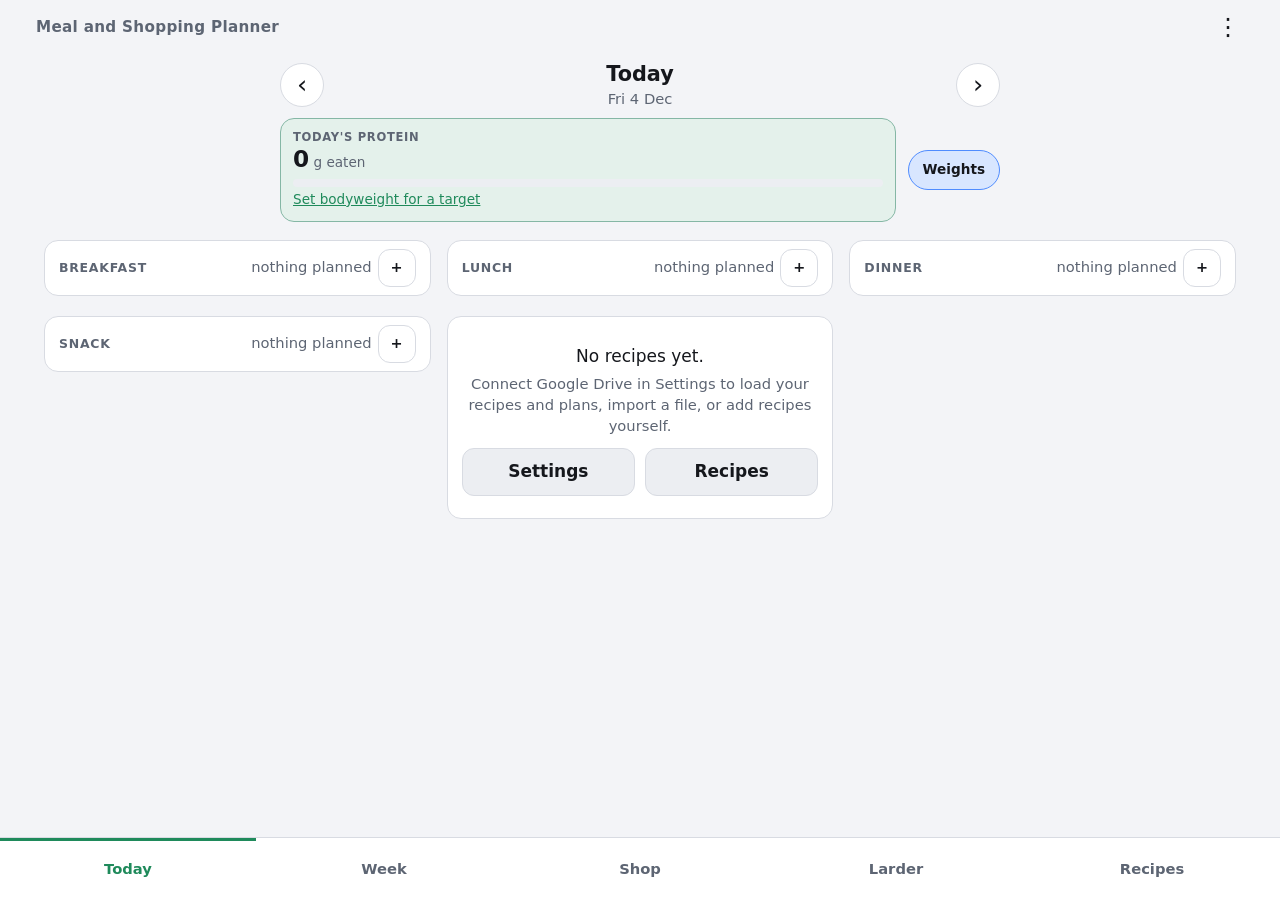
<file: index.html>
<!doctype html>
<html lang="en-AU">
<head>
  <meta charset="utf-8">
  <meta name="viewport" content="width=device-width, initial-scale=1, viewport-fit=cover">
  <meta name="theme-color" content="#101217">
  <meta name="description" content="Weekly meal plan, shopping list, larder and meal log">
  <meta http-equiv="Content-Security-Policy" content="default-src 'self'; script-src 'self' https://accounts.google.com/gsi/; style-src 'self' 'unsafe-inline' https://accounts.google.com/gsi/; connect-src 'self' https://www.googleapis.com https://accounts.google.com https://meals.feralservers.au; frame-src https://accounts.google.com; img-src 'self' data: blob:; object-src 'none'; base-uri 'self'; form-action 'none'">
  <title>Meal and Shopping Planner</title>
  <link rel="manifest" href="manifest.webmanifest">
  <link rel="icon" href="icons/icon-192.png">
  <link rel="apple-touch-icon" href="icons/icon-192.png">
  <link rel="stylesheet" href="styles.css">
</head>
<body>
  <header class="top">
    <span class="top-title">Meal and Shopping Planner</span>
    <span class="top-right">
      <button id="drive-chip" class="drive-chip" data-action="drive" hidden></button>
      <button class="top-menu" data-action="menu" aria-label="Menu">⋮</button>
    </span>
  </header>

  <main id="app"><p class="muted center">Loading…</p></main>

  <nav class="tabs">
    <button data-action="view" data-view="today">Today</button>
    <button data-action="view" data-view="week">Week</button>
    <button data-action="view" data-view="shop">Shop</button>
    <button data-action="view" data-view="pantry">Larder</button>
    <button data-action="view" data-view="recipes">Recipes</button>
  </nav>

  <div id="modal" hidden></div>
  <div id="toast" role="status"></div>

  <script src="config.js"></script>
  <script src="app.js"></script>
</body>
</html>
</file>
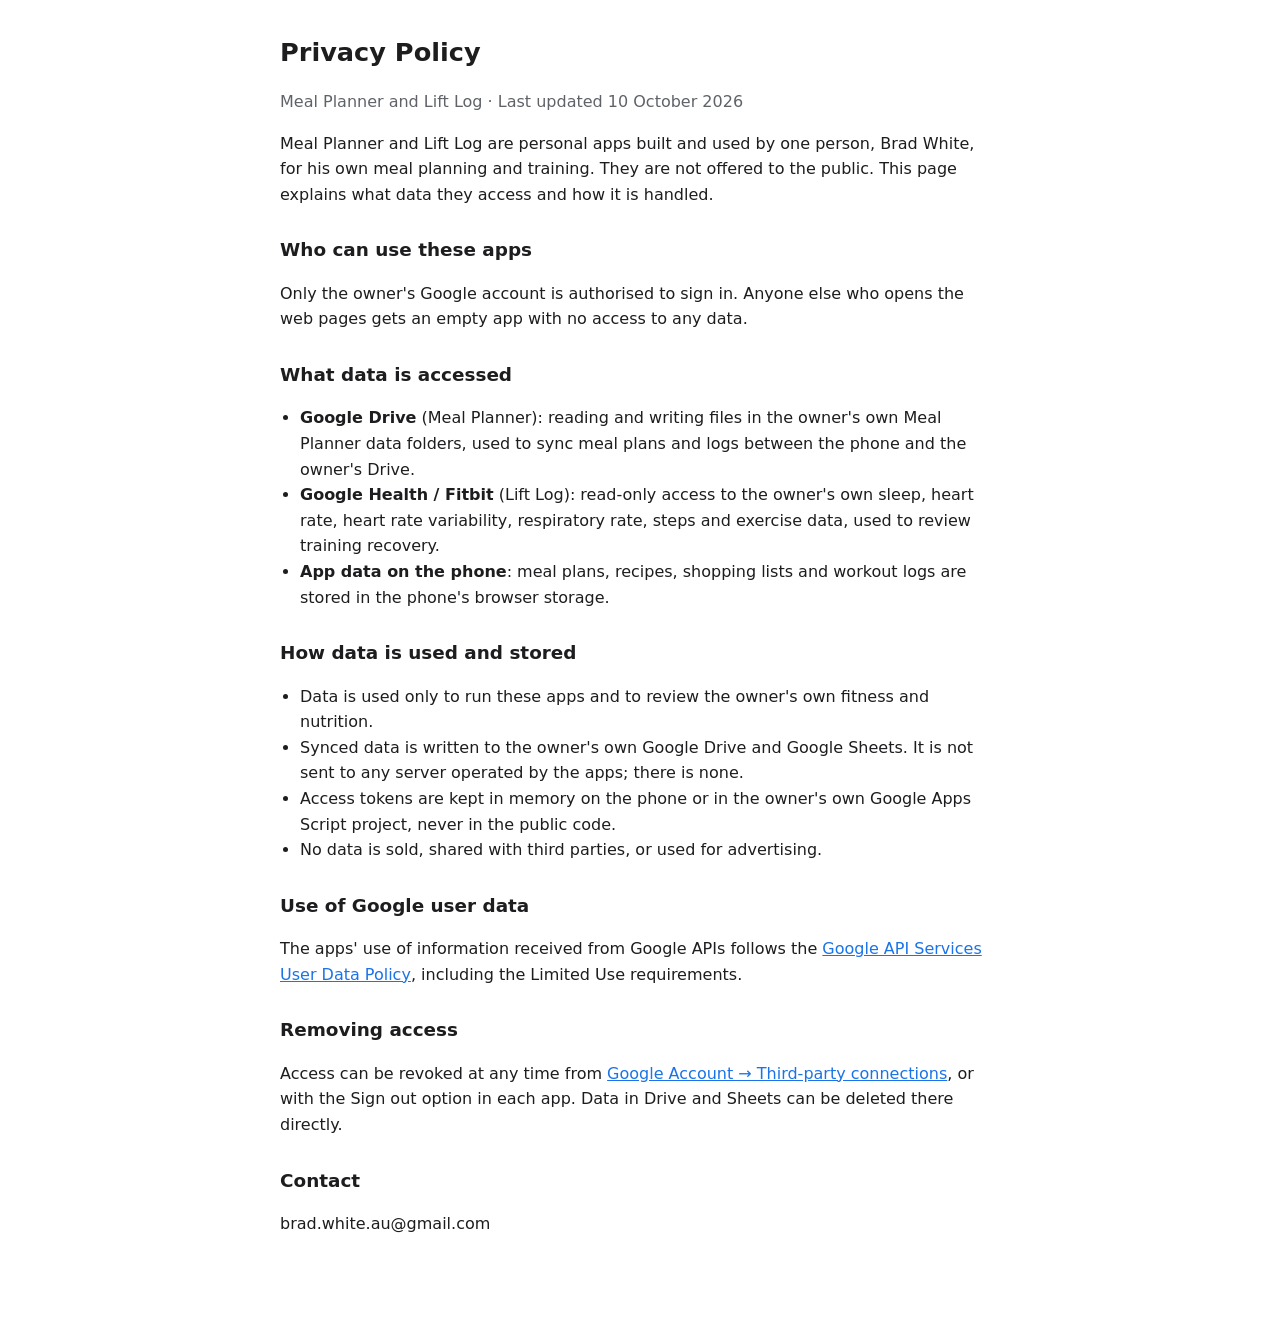
<file: privacy.html>
<!doctype html>
<html lang="en">
<head>
<meta charset="utf-8">
<meta name="viewport" content="width=device-width, initial-scale=1">
<title>Privacy Policy – Meal Planner &amp; Lift Log</title>
<style>
  :root { --bg: #ffffff; --fg: #1d1d1f; --muted: #5f6368; --accent: #1a73e8; }
  @media (prefers-color-scheme: dark) { :root { --bg: #121212; --fg: #e8eaed; --muted: #9aa0a6; --accent: #8ab4f8; } }
  body { margin: 0; background: var(--bg); color: var(--fg); font: 16px/1.6 system-ui, -apple-system, "Segoe UI", Roboto, sans-serif; }
  main { max-width: 720px; margin: 0 auto; padding: 32px 16px 64px; }
  h1 { font-size: 1.6rem; margin: 0 0 4px; }
  h2 { font-size: 1.15rem; margin: 28px 0 8px; }
  p, li { color: var(--fg); }
  .muted { color: var(--muted); }
  a { color: var(--accent); }
  ul { padding-left: 20px; }
</style>
</head>
<body>
<main>
  <h1>Privacy Policy</h1>
  <p class="muted">Meal Planner and Lift Log · Last updated 10 October 2026</p>

  <p>Meal Planner and Lift Log are personal apps built and used by one person, Brad White, for his own meal planning and training.
  They are not offered to the public. This page explains what data they access and how it is handled.</p>

  <h2>Who can use these apps</h2>
  <p>Only the owner's Google account is authorised to sign in. Anyone else who opens the web pages gets an empty app with no access to any data.</p>

  <h2>What data is accessed</h2>
  <ul>
    <li><strong>Google Drive</strong> (Meal Planner): reading and writing files in the owner's own Meal Planner data folders, used to sync meal plans and logs between the phone and the owner's Drive.</li>
    <li><strong>Google Health / Fitbit</strong> (Lift Log): read-only access to the owner's own sleep, heart rate, heart rate variability, respiratory rate, steps and exercise data, used to review training recovery.</li>
    <li><strong>App data on the phone</strong>: meal plans, recipes, shopping lists and workout logs are stored in the phone's browser storage.</li>
  </ul>

  <h2>How data is used and stored</h2>
  <ul>
    <li>Data is used only to run these apps and to review the owner's own fitness and nutrition.</li>
    <li>Synced data is written to the owner's own Google Drive and Google Sheets. It is not sent to any server operated by the apps; there is none.</li>
    <li>Access tokens are kept in memory on the phone or in the owner's own Google Apps Script project, never in the public code.</li>
    <li>No data is sold, shared with third parties, or used for advertising.</li>
  </ul>

  <h2>Use of Google user data</h2>
  <p>The apps' use of information received from Google APIs follows the
  <a href="https://developers.google.com/terms/api-services-user-data-policy">Google API Services User Data Policy</a>, including the Limited Use requirements.</p>

  <h2>Removing access</h2>
  <p>Access can be revoked at any time from <a href="https://myaccount.google.com/permissions">Google Account → Third-party connections</a>,
  or with the Sign out option in each app. Data in Drive and Sheets can be deleted there directly.</p>

  <h2>Contact</h2>
  <p>brad.white.au@gmail.com</p>
</main>
</body>
</html>
</file>
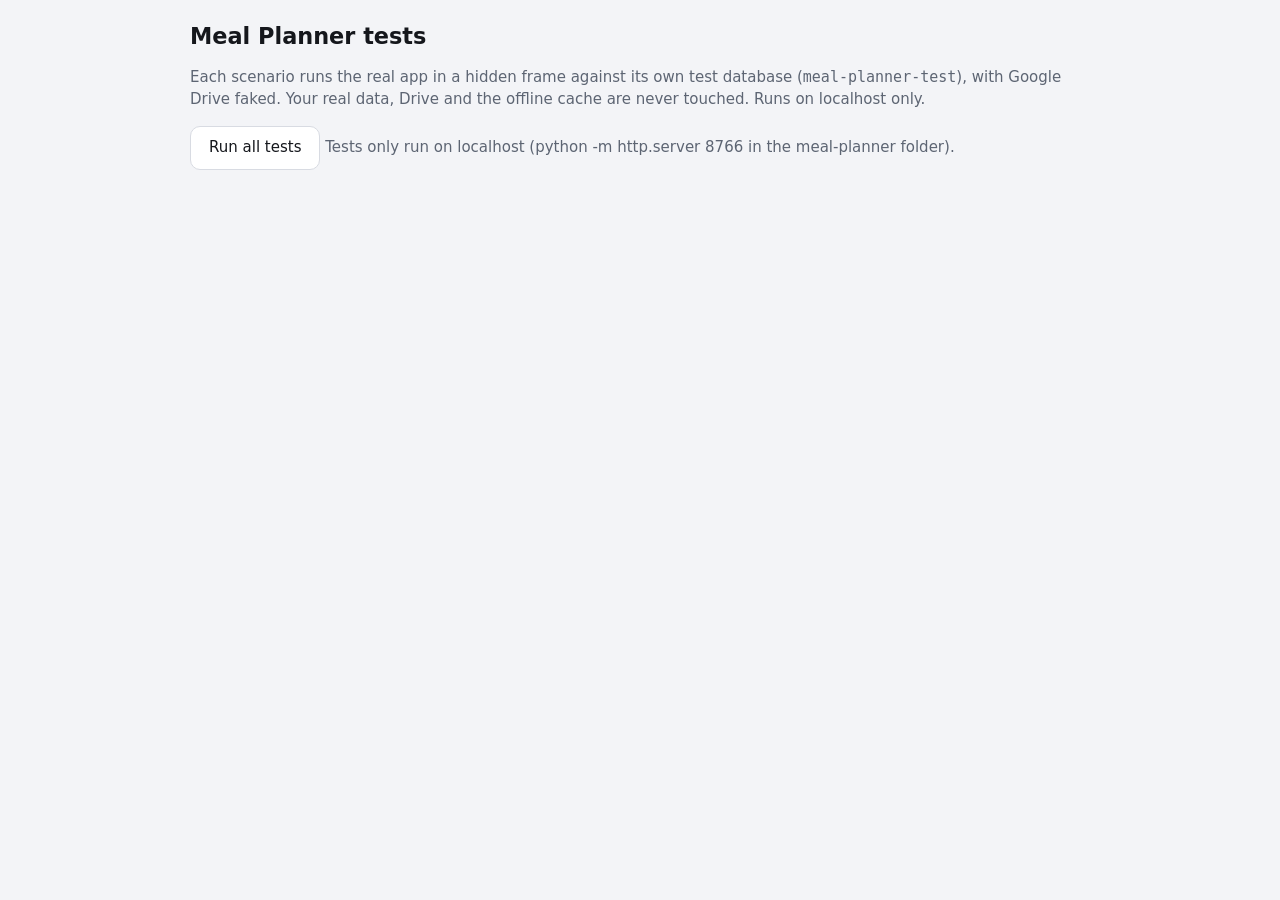
<file: tests.html>
<!doctype html>
<html lang="en-AU">
<head>
  <meta charset="utf-8">
  <meta name="viewport" content="width=device-width, initial-scale=1">
  <title>Meal Planner tests</title>
  <style>
    :root { --bg: #101217; --surface: #1a1d24; --border: #2e3340; --text: #eceef3; --muted: #9aa2b1; --ok: #3fb37f; --fail: #ef5350; color-scheme: dark; }
    @media (prefers-color-scheme: light) { :root { --bg: #f3f4f7; --surface: #fff; --border: #d8dbe2; --text: #15171c; --muted: #5d6573; --ok: #1f8a5b; --fail: #d93636; color-scheme: light; } }
    body { margin: 0; background: var(--bg); color: var(--text); font: 15px/1.45 system-ui, -apple-system, "Segoe UI", Roboto, sans-serif; }
    main { max-width: 900px; margin: 0 auto; padding: 16px; }
    h1 { font-size: 1.4rem; margin: 4px 0 8px; }
    .muted { color: var(--muted); }
    button { font: inherit; padding: 10px 18px; border-radius: 10px; border: 1px solid var(--border); background: var(--surface); color: inherit; cursor: pointer; }
    #summary { font-size: 1.15rem; font-weight: 700; margin: 12px 0; }
    #summary.pass { color: var(--ok); } #summary.fail { color: var(--fail); }
    .scenario { background: var(--surface); border: 1px solid var(--border); border-radius: 12px; padding: 10px 14px; margin: 10px 0; }
    .scenario h2 { font-size: 1.02rem; margin: 0 0 4px; display: flex; justify-content: space-between; gap: 8px; }
    .check { display: grid; grid-template-columns: 1.4em 1fr; gap: 4px; padding: 2px 0; font-size: .92rem; }
    .check.fail { color: var(--fail); }
    .check .detail { grid-column: 2; color: var(--muted); font-size: .82rem; white-space: pre-wrap; word-break: break-word; }
    .ok { color: var(--ok); } .bad { color: var(--fail); }
    #stage { position: fixed; right: 8px; bottom: 8px; width: 390px; height: 700px; border: 1px solid var(--border); border-radius: 12px; overflow: hidden; background: #000; opacity: .25; pointer-events: none; }
    #stage iframe { width: 100%; height: 100%; border: 0; }
    @media (max-width: 1300px) { #stage { width: 1px; height: 1px; opacity: 0; } }
  </style>
</head>
<body>
  <main>
    <h1>Meal Planner tests</h1>
    <p class="muted">Each scenario runs the real app in a hidden frame against its own test database (<code>meal-planner-test</code>),
      with Google Drive faked. Your real data, Drive and the offline cache are never touched. Runs on localhost only.</p>
    <p><button id="run">Run all tests</button> <span class="muted" id="status"></span></p>
    <div id="summary"></div>
    <div id="results"></div>
  </main>
  <div id="stage"></div>
  <script src="tests/suite.js"></script>
</body>
</html>
</file>
<file: styles.css>
:root {
  --bg: #101217;
  --surface: #1a1d24;
  --surface-2: #242833;
  --border: #2e3340;
  --text: #eceef3;
  --muted: #9aa2b1;
  --accent: #3fb37f;
  --accent-text: #08130d;
  --ok: #3fb37f;
  --warn: #f2a33a;
  --fail: #ef5350;
  --radius: 14px;
  color-scheme: dark;
}
@media (prefers-color-scheme: light) {
  :root {
    --bg: #f3f4f7; --surface: #ffffff; --surface-2: #eceef2; --border: #d8dbe2;
    --text: #15171c; --muted: #5d6573; --accent: #1f8a5b; --accent-text: #ffffff;
    --ok: #1f8a5b; --warn: #b56d0c; --fail: #d93636;
    color-scheme: light;
  }
}

* { box-sizing: border-box; }
html { -webkit-text-size-adjust: 100%; }
body {
  margin: 0; background: var(--bg); color: var(--text);
  font: 17px/1.4 system-ui, -apple-system, "Segoe UI", Roboto, sans-serif;
  -webkit-tap-highlight-color: transparent;
}
main { max-width: 560px; margin: 0 auto; padding: 4px 16px calc(90px + env(safe-area-inset-bottom)); }
h1 { font-size: 1.45rem; margin: 6px 0 12px; }
h2 { font-size: 1.2rem; margin: 0; }
h3 { font-size: 1rem; margin: 0 0 4px; }
p { margin: 6px 0; }
button { font: inherit; color: inherit; cursor: pointer; }
input, textarea, select {
  font: inherit; color: var(--text); background: var(--surface-2);
  border: 1px solid var(--border); border-radius: 10px; padding: 10px 12px; width: 100%; min-height: 46px;
}
input:focus, textarea:focus, select:focus { outline: 2px solid var(--accent); outline-offset: 0; }
.muted { color: var(--muted); font-size: .92rem; }
.center { text-align: center; }
.link { background: none; border: 0; color: var(--accent); padding: 4px; text-decoration: underline; }
.link.danger { color: var(--fail); }

/* top bar */
.top {
  position: sticky; top: 0; z-index: 4; display: flex; align-items: center; justify-content: space-between;
  max-width: 560px; margin: 0 auto; padding: calc(6px + env(safe-area-inset-top)) 8px 6px 16px; background: var(--bg);
}
.top-title { min-width: 0; white-space: nowrap; overflow: hidden; text-overflow: ellipsis; font-weight: 700; color: var(--muted); font-size: .95rem; letter-spacing: .02em; }
.top-menu { width: 48px; height: 44px; border: 0; background: none; font-size: 1.5rem; }

/* day / week header */
.day { display: flex; align-items: center; gap: 8px; margin-bottom: 8px; }
.day .nav { width: 44px; height: 44px; border-radius: 50%; border: 1px solid var(--border); background: var(--surface); font-size: 1.6rem; line-height: 1; flex: none; }
.day-title { flex: 1; text-align: center; }
.day-name { font-size: 1.3rem; font-weight: 700; }
.day-sub { color: var(--muted); font-size: .92rem; }
.today-dot { font-size: .72rem; font-weight: 600; background: var(--accent); color: var(--accent-text); padding: 2px 8px; border-radius: 99px; vertical-align: middle; }

/* cards */
.card { background: var(--surface); border: 1px solid var(--border); border-radius: var(--radius); padding: 14px; margin: 10px 0; }
.card.empty { text-align: center; padding: 22px 14px; }
.card-head { display: flex; justify-content: space-between; align-items: center; gap: 8px; }
.slot-label { font-size: .78rem; font-weight: 700; text-transform: uppercase; letter-spacing: .06em; color: var(--muted); }
.meal-name { font-size: 1.15rem; font-weight: 650; margin: 2px 0; }
.sub { color: var(--muted); font-size: .88rem; }
.done-line { color: var(--ok); font-weight: 600; }

/* training + badges */
.training { font-size: .85rem; font-weight: 700; padding: 4px 14px; min-height: 40px; display: inline-flex; align-items: center; border-radius: 99px; border: 1px solid var(--border); background: var(--surface-2); white-space: nowrap; }
.training.lift { background: color-mix(in srgb, #4f8cff 22%, var(--surface)); border-color: #4f8cff; }
.training.walk, .training.hiit { background: color-mix(in srgb, var(--warn) 18%, var(--surface)); border-color: var(--warn); }
.training.rest { color: var(--muted); }
.badge { display: inline-block; font-size: .74rem; font-weight: 650; padding: 2px 9px; border-radius: 99px; background: var(--surface-2); color: var(--muted); vertical-align: middle; }
.badge.contains { background: color-mix(in srgb, var(--fail) 20%, transparent); color: var(--fail); }
.badge.low { background: color-mix(in srgb, var(--warn) 18%, transparent); color: var(--warn); }
.badge.local { background: color-mix(in srgb, var(--ok) 18%, transparent); color: var(--ok); }
.tags { display: flex; flex-wrap: wrap; gap: 4px; margin-top: 6px; }

/* protein */
.protein { padding: 14px; }
.protein-num { font-size: 2rem; font-weight: 800; font-variant-numeric: tabular-nums; }
.protein-num small { font-size: 1rem; font-weight: 500; color: var(--muted); }
.bar { height: 12px; border-radius: 99px; background: var(--surface-2); overflow: hidden; margin-top: 8px; }
.bar-fill { height: 100%; background: var(--accent); border-radius: 99px; transition: width .3s; }
.bar-fill.over { background: var(--ok); }
/* Today's bar: eaten (solid) over the day's plan (pale), with a tick at the target */
.today-head .bar { position: relative; overflow: visible; }
.today-head .bar-fill, .today-head .bar-plan { position: absolute; left: 0; top: 0; }
.bar-plan { height: 100%; border-radius: 99px; background: color-mix(in srgb, var(--accent) 35%, transparent); transition: width .3s; }
.bar-target { position: absolute; top: -3px; bottom: -3px; width: 2px; margin-left: -1px; background: var(--text); opacity: .7; border-radius: 1px; }

/* buttons */
.btn {
  border: 1px solid var(--border); background: var(--surface-2); border-radius: 12px;
  padding: 10px 16px; font-weight: 600; min-height: 48px; display: inline-flex; align-items: center; justify-content: center; gap: 6px;
}
.btn.primary { background: var(--accent); border-color: var(--accent); color: var(--accent-text); }
.btn.ghost { background: transparent; }
.btn.danger { color: var(--fail); }
.btn.wide { width: 100%; margin: 6px 0; }
.btn.small { min-height: 38px; padding: 6px 12px; font-size: .9rem; }
.btn:disabled { opacity: .45; cursor: not-allowed; }
.row { display: flex; gap: 10px; margin-top: 12px; }
.row > .btn { flex: 1; }
.row.wrap { flex-wrap: wrap; }
.row.wrap > .btn { flex: 1 1 45%; }
.chip { border: 1px solid var(--border); background: var(--surface); border-radius: 99px; padding: 8px 14px; min-height: 40px; font-size: .9rem; }
.chip.on { background: var(--accent); border-color: var(--accent); color: var(--accent-text); }
.chips { display: flex; gap: 8px; overflow-x: auto; padding: 4px 0 8px; scrollbar-width: none; }
.chips .chip { flex: none; }

/* segmented + forms */
.seg { display: flex; border: 1px solid var(--border); border-radius: 12px; overflow: hidden; }
.seg button { flex: 1; border: 0; background: var(--surface-2); padding: 10px 8px; min-height: 46px; font-size: .95rem; }
.seg button + button { border-left: 1px solid var(--border); }
.seg button.on { background: var(--accent); color: var(--accent-text); font-weight: 650; }
.field { display: block; margin: 12px 0; }
.field > span { display: block; font-size: .88rem; color: var(--muted); margin-bottom: 6px; }
.toggle { display: flex; align-items: center; gap: 10px; margin: 12px 0; min-height: 44px; }
.toggle input { width: 24px; height: 24px; min-height: 0; accent-color: var(--accent); flex: none; }
.row > .field { flex: 1; margin-top: 0; min-width: 0; }
.stepper { display: flex; align-items: center; gap: 6px; flex: none; }
.stepper button { width: 46px; height: 46px; border-radius: 12px; border: 1px solid var(--border); background: var(--surface-2); font-size: 1.4rem; }
.stepper .qty { min-width: 4.5em; text-align: center; font-weight: 700; font-variant-numeric: tabular-nums; background: none; border: 0; padding: 4px; }

/* week */
.slot-row {
  display: grid; grid-template-columns: 5.2em 1fr; gap: 8px; align-items: center; width: 100%; text-align: left;
  background: none; border: 0; border-top: 1px solid var(--border); padding: 10px 0; min-height: 52px;
}
.card-head + .slot-row { border-top: 0; }
.slot-row.multi { grid-template-columns: 5.2em 1fr auto; align-items: start; }
.slot-row.multi .slot-label { padding-top: 6px; }
.slot-item { display: block; width: 100%; text-align: left; background: none; border: 0; padding: 4px 0; color: inherit; font: inherit; }
.slot-item + .slot-item { border-top: 1px dashed var(--border); }
.slot-row .slot-label { font-size: .72rem; }
.slot-row .empty { color: var(--muted); }
.slot-row .val { min-width: 0; }
.leftover { color: var(--muted); font-style: italic; }

/* shop */
.store-head { display: flex; justify-content: space-between; align-items: baseline; margin: 22px 0 4px; }
.store-head h2 { font-size: 1.3rem; }
.shop-store > summary { cursor: pointer; list-style: none; align-items: center; gap: 8px; margin: 10px 0 4px; padding: 6px 0; }
.shop-store > summary::-webkit-details-marker { display: none; }
.shop-store > summary h2::before { content: '▸'; display: inline-block; width: 1.1em; color: var(--muted); transition: transform .15s; text-align: center; }
.shop-store[open] > summary h2::before { transform: rotate(90deg); }
.shop-store.done > summary h2 { color: var(--muted); }
.aisle { font-size: .78rem; font-weight: 700; text-transform: uppercase; letter-spacing: .06em; color: var(--muted); margin: 12px 0 4px; }
.shop-row { display: flex; align-items: stretch; gap: 6px; margin: 6px 0; }
.shop-item {
  flex: 1; display: flex; align-items: center; gap: 14px; text-align: left; min-height: 62px;
  background: var(--surface); border: 1px solid var(--border); border-radius: 12px; padding: 10px 12px; min-width: 0;
}
.shop-item .tick { width: 30px; height: 30px; border-radius: 50%; border: 2px solid var(--muted); flex: none; display: flex; align-items: center; justify-content: center; font-weight: 800; }
.shop-item .si-main { flex: 1; min-width: 0; }
.shop-item .si-name { font-size: 1.1rem; font-weight: 600; display: block; }
.shop-item .si-qty { color: var(--muted); font-size: .92rem; }
.shop-item .si-price { font-variant-numeric: tabular-nums; font-weight: 600; }
.shop-item.checked { opacity: .5; }
.shop-item.checked .tick { background: var(--ok); border-color: var(--ok); color: #fff; }
.shop-item.checked .si-name { text-decoration: line-through; }
.si-more { width: 52px; border-radius: 12px; border: 1px solid var(--border); background: var(--surface-2); font-size: 1.2rem; flex: none; }
.totals { display: flex; justify-content: space-between; gap: 10px; font-variant-numeric: tabular-nums; }
.totals b { font-size: 1.2rem; }

/* lists */
.list-row {
  width: 100%; display: flex; justify-content: space-between; align-items: center; gap: 10px; text-align: left;
  background: var(--surface); border: 1px solid var(--border); border-radius: 12px; padding: 12px; margin: 6px 0; min-height: 56px;
}
.list-row .grow { flex: 1; min-width: 0; }
.list-row .name { font-weight: 600; }
.pantry-row { display: flex; align-items: center; gap: 10px; background: var(--surface); border: 1px solid var(--border); border-radius: 12px; padding: 8px 8px 8px 12px; margin: 6px 0; }
.pantry-row .grow { flex: 1; min-width: 0; font-weight: 600; }

/* recipe form */
.ing-row { display: grid; grid-template-columns: 1fr 4.6em 4.6em 40px; gap: 6px; margin: 6px 0; align-items: center; }
.ing-row input { padding: 8px; }
.ing-row .x { height: 40px; border: 0; background: none; color: var(--muted); font-size: 1.2rem; }
.ing-row .suggest { grid-column: 1 / -1; grid-row: 2; margin-top: 0; }
.method { white-space: pre-wrap; color: var(--muted); }
.ing-list { margin: 6px 0; padding-left: 18px; }
.ing-table { width: 100%; border-collapse: collapse; margin: 6px 0; font-variant-numeric: tabular-nums; }
.ing-table th { font-size: .78rem; font-weight: 700; text-transform: uppercase; letter-spacing: .04em; color: var(--muted); text-align: right; padding: 4px 0 6px 12px; }
.ing-table td { padding: 6px 0 6px 12px; border-top: 1px solid var(--border); text-align: right; white-space: nowrap; }
.ing-table td:first-child { text-align: left; white-space: normal; padding-left: 0; }
.ing-table .scale-th { white-space: nowrap; }
.ing-table .scale-in { width: 3.6em; padding: 4px 6px; font: inherit; font-size: 1rem; font-weight: 700; text-align: center; color: var(--text, inherit);
  background: var(--surface-2); border: 1px solid var(--border); border-radius: 8px; letter-spacing: 0; }
.cook-head { margin: 10px 0 12px; }

/* banners */
.banner { border: 1px solid var(--warn); background: color-mix(in srgb, var(--warn) 14%, var(--surface)); }
.banner ul { margin: 6px 0 0; padding-left: 20px; }
.prep { border-style: dashed; }

/* tabs */
.tabs {
  position: fixed; left: 0; right: 0; bottom: 0; z-index: 6; display: flex;
  background: var(--surface); border-top: 1px solid var(--border); padding-bottom: env(safe-area-inset-bottom);
}
.tabs button { flex: 1; height: 62px; border: 0; background: none; color: var(--muted); font-weight: 600; font-size: .92rem; }
.tabs button.on { color: var(--accent); box-shadow: inset 0 3px 0 var(--accent); }

/* modal */
#modal { position: fixed; inset: 0; z-index: 10; background: rgba(0,0,0,.55); display: flex; align-items: flex-end; justify-content: center; }
#modal[hidden] { display: none; }
.sheet {
  width: 100%; max-width: 560px; max-height: 92vh; overflow-y: auto; background: var(--surface);
  border-radius: 20px 20px 0 0; padding: 20px 16px calc(20px + env(safe-area-inset-bottom));
}
.grid4 { display: grid; grid-template-columns: repeat(4, 1fr); gap: 8px; margin: 12px 0; }
.grid4 .btn { font-size: 1.2rem; }
.grid2 { display: grid; grid-template-columns: repeat(2, 1fr); gap: 8px; margin: 8px 0 12px; }
.stepper input.qty { width: 4.5em; font: inherit; font-weight: 700; color: inherit; }
.menu .btn { justify-content: flex-start; }

/* toast */
#toast {
  position: fixed; left: 50%; bottom: calc(80px + env(safe-area-inset-bottom)); transform: translateX(-50%) translateY(20px);
  background: var(--text); color: var(--bg); padding: 10px 16px; border-radius: 10px; font-size: .92rem;
  opacity: 0; pointer-events: none; transition: .2s; z-index: 20; max-width: calc(100% - 32px);
}
#toast.show { opacity: 1; transform: translateX(-50%) translateY(0); }

/* Drive chip */
.top-right { display: flex; align-items: center; gap: 4px; }
.drive-chip { border: 1px solid var(--border); background: var(--surface); border-radius: 99px; padding: 6px 12px; min-height: 36px; font-size: .85rem; font-weight: 600; color: var(--muted); }
.drive-chip[hidden] { display: none; }
.drive-chip.warn { color: var(--warn); border-color: var(--warn); }
.drive-chip.alert { background: var(--accent); border-color: var(--accent); color: var(--accent-text); }
.warn-text { color: var(--warn); }

/* View-only devices (kitchen tablet, PC) hide everything that changes data */
body.viewer .edit-only { display: none !important; }

/* Wide screens (unfolded phone, tablet, PC): use the width instead of a narrow strip.
   Phones keep the single-column layout above. */
@media (min-width: 720px) {
  main, .top { max-width: 1240px; }
  main { padding-left: 24px; padding-right: 24px; }
  .grid { display: grid; grid-template-columns: repeat(auto-fill, minmax(330px, 1fr)); column-gap: 16px; align-items: start; }
  .grid.tight { grid-template-columns: repeat(auto-fill, minmax(300px, 1fr)); column-gap: 12px; }
  .grid.stores { grid-template-columns: repeat(auto-fill, minmax(340px, 1fr)); column-gap: 24px; }
  .grid > .card { margin: 10px 0; }
  .cols { column-width: 420px; column-gap: 16px; }
  .cols > .card { break-inside: avoid; display: inline-block; width: 100%; margin: 0 0 16px; }
  /* Day headers, top button rows and summary cards stay a comfortable width, centred */
  .day, main > .row, main > .card { max-width: 720px; margin-left: auto; margin-right: auto; }
  main > .row.wrap > .btn { flex: 1 1 0; }
  main > .btn.wide { width: auto; min-width: 280px; padding-left: 28px; padding-right: 28px; }
  main > input[type=search] { max-width: 560px; }
  /* Sheets become centred dialogs */
  #modal { align-items: center; padding: 24px; }
  .sheet { border-radius: 20px; max-height: 88vh; max-width: 600px; padding-bottom: 20px; }
  #toast { bottom: calc(84px + env(safe-area-inset-bottom)); }
}

/* Today: the day summary stands apart from the meal cards */
.card.summary { background: color-mix(in srgb, var(--accent) 12%, var(--surface)); border-color: color-mix(in srgb, var(--accent) 45%, var(--border)); }
.extras { margin-top: 10px; border-top: 1px solid var(--border); padding-top: 6px; }
.extra-row { display: flex; align-items: center; gap: 10px; margin-top: 6px; }
.extra-row .grow { flex: 1; min-width: 0; }
.store-total { color: var(--text); }

/* Recipe picker: search box over a tap list */
.pick-list { margin-top: 8px; max-height: 46vh; overflow-y: auto; border: 1px solid var(--border); border-radius: 12px; }
.pick-row { display: flex; align-items: center; gap: 10px; width: 100%; text-align: left; border: 0; border-bottom: 1px solid var(--border);
  background: var(--surface-2); color: var(--text); padding: 12px; min-height: 48px; font-size: .98rem; }
.pick-row:last-child { border-bottom: 0; }
.suggest { display: flex; flex-direction: column; margin-top: 4px; border: 1px solid var(--border); border-radius: 12px; overflow: hidden; background: var(--surface-2); }
.suggest button { text-align: left; padding: 12px 14px; border: 0; border-bottom: 1px solid var(--border); background: none; color: inherit; font: inherit; }
.suggest button:last-child { border-bottom: 0; }
.suggest button:active { background: color-mix(in srgb, var(--accent) 20%, var(--surface-2)); }
.pick-row:active { background: color-mix(in srgb, var(--accent) 20%, var(--surface-2)); }
.pick-row .grow, .picked .grow { flex: 1; min-width: 0; }
.pick-head { font-size: .72rem; font-weight: 700; text-transform: uppercase; letter-spacing: .06em; color: var(--muted);
  padding: 10px 12px 4px; background: var(--surface); }
.pick-list > p { padding: 12px; margin: 0; }
.picked { display: flex; align-items: center; gap: 10px; padding: 10px 12px; border: 1px solid var(--accent); border-radius: 12px; font-weight: 600; }

/* Today: compact meal cards, one line per item */
.card.meal { padding: 12px 14px; }
.head-right { display: flex; align-items: center; gap: 6px; }
.add-to { min-height: 32px; min-width: 36px; padding: 2px 10px; font-size: 1.2rem; line-height: 1; }
.item { display: flex; align-items: center; gap: 10px; padding: 8px 0; }
.item + .item { border-top: 1px solid var(--border); }
.item-mark { width: 16px; flex: none; text-align: center; color: var(--ok); font-weight: 800; }
.item-main { flex: 1; min-width: 0; }
.item-name { font-size: 1.02rem; font-weight: 600; text-align: left; }
.link-plain { background: none; border: 0; padding: 0; color: inherit; font: inherit; font-weight: 600; cursor: pointer; text-align: left; }
.item-sub { color: var(--muted); font-size: .84rem; margin-top: 1px; }
.item-g { color: var(--muted); font-variant-numeric: tabular-nums; white-space: nowrap; font-size: .92rem; }
.item-act { flex: none; }
.item.done .item-name { color: var(--muted); font-weight: 500; }
.item.skipped .item-name { font-style: italic; }
.item.skipped .item-mark { color: var(--muted); }
.split { display: inline-flex; }
.split .btn { border-radius: 10px 0 0 10px; min-width: 76px; }
.split .btn.more { border-radius: 0 10px 10px 0; min-width: 34px; padding: 6px 8px; border-left: 1px solid color-mix(in srgb, var(--accent-text) 25%, transparent); }
[data-hold] { -webkit-touch-callout: none; user-select: none; -webkit-user-select: none; }

/* Swipes: the page keeps vertical scrolling; sideways movement comes to the app */
body[data-view="today"] #app, body[data-view="shop"] .shop-row { touch-action: pan-y; }
.shop-row { position: relative; }

/* Shop: the need and the larder's share under what to buy */
.si-need { display: block; color: var(--muted); font-size: .8rem; margin-top: 1px; }

/* Larder */
.larder-name { background: none; border: 0; padding: 0; text-align: left; font: inherit; font-weight: 600; color: inherit; }
.larder-name .sub { display: block; font-weight: 400; font-size: .78rem; }
.pantry-row.out { opacity: .55; }
.run-out { margin: 18px 0 8px; }
.run-out summary { cursor: pointer; font-weight: 700; color: var(--muted); padding: 10px 0; min-height: 44px; }

/* Prepared meals and the Cooked sheet */
.meals { margin: 14px 0 6px; }
.pantry-row.portion .portion-count { font-weight: 700; font-variant-numeric: tabular-nums; padding: 0 8px; white-space: nowrap; }
.pantry-row.portion .portion-count small { font-weight: 400; color: var(--muted); }
.pantry-row.portion.due { border-color: var(--warn); }
.pantry-row.portion.due .sub { color: var(--warn); }
.cook-row { display: flex; align-items: center; justify-content: space-between; gap: 12px; margin: 8px 0; }
.cook-row .stepper .qty { min-width: 2.5em; display: inline-block; text-align: center; }
.prep li .btn.small { margin-left: 6px; min-height: 32px; padding: 4px 10px; }
.meal-icon { margin-right: 6px; }

/* Larder rows: amount beside a stacked + / − so the name gets the width */
.stepper.stacked { display: grid; grid-template-columns: auto 44px; grid-template-rows: 38px 38px; gap: 4px 6px; align-items: center; }
.stepper.stacked .qty { grid-row: 1 / span 2; grid-column: 1; width: auto; height: auto; min-width: 0; padding: 4px 4px; white-space: nowrap; font-size: 1.2rem; border: 0; background: none; }
.stepper.stacked .plus { grid-row: 1; grid-column: 2; width: 44px; height: 38px; font-size: 1.25rem; }
.stepper.stacked .minus { grid-row: 2; grid-column: 2; width: 44px; height: 38px; font-size: 1.25rem; }
body.viewer .stepper.stacked { grid-template-columns: auto; grid-template-rows: auto; }
body.viewer .stepper.stacked .qty { grid-row: auto; }

/* Larder: actions at the top, locations that fold */
.larder-actions { display: grid; grid-template-columns: 1fr 1fr; gap: 8px; margin: 4px 0 14px; }
.larder-actions .btn { min-height: 48px; }
#larder-q { margin: 0 0 12px; }
#larder.searching > h1, #larder.searching > .larder-actions { display: none; }
.stepper.stacked .qty .min { display: block; font-size: .72rem; font-weight: 500; color: var(--muted); }
.stepper.stacked .qty .min.warn-text { color: var(--warn); }
.larder-loc { margin: 8px 0; }
.larder-loc > summary { display: flex; justify-content: space-between; align-items: center; gap: 8px; cursor: pointer; list-style: none;
  background: var(--surface); border: 1px solid var(--border); border-radius: 12px; padding: 12px 14px; min-height: 52px; }
.larder-loc > summary::-webkit-details-marker { display: none; }
.larder-loc > summary .loc-name { font-size: 1.15rem; font-weight: 700; }
.larder-loc > summary .loc-name::before { content: '▸'; display: inline-block; width: 1.1em; color: var(--muted); transition: transform .15s; }
.larder-loc[open] > summary .loc-name::before { transform: rotate(90deg); }
.larder-loc .larder-list { padding: 2px 0 0 6px; }

/* Today: protein summary beside the training tag, at the top */
.today-head { display: flex; align-items: center; gap: 12px; margin: 4px 0 8px; }
.card.summary.compact { flex: 1; min-width: 0; margin: 0; padding: 10px 12px; }
.compact .card-head .slot-label, .compact .card-head .muted { font-size: .72rem; }
.compact .protein-num { font-size: 1.45rem; line-height: 1.2; }
.compact .protein-num small { font-size: .85rem; }
.compact .bar { height: 8px; margin-top: 6px; }
.compact .link { font-size: .85rem; padding: 2px 0; }
.today-head .training { flex: none; }
.card.meal.empty-meal { padding-top: 8px; padding-bottom: 8px; }
.card.meal.empty-meal .card-head { margin: 0; }
@media (min-width: 720px) { .today-head { max-width: 720px; margin-left: auto; margin-right: auto; } }

/* "Shopping at" branch choice under a store's heading, and the other branch's aisle as a hint. */
.branch-pick { display: flex; align-items: center; gap: 8px; margin: 8px 0 2px; font-size: .9rem; }
.branch-pick select { width: auto; min-width: 9em; }
.si-hint { font-style: italic; }

/* Flavours: shown beside the name in the larder, and as a small choice on an eaten meal. */
.larder-name .flavour { display: block; font-size: .85rem; color: var(--muted); }
.flavour-pick { display: inline-flex; align-items: center; gap: 6px; font-size: .85rem; margin-top: 4px; }
.flavour-pick select { width: auto; padding: 2px 6px; font-size: .85rem; }

/* Sheets (STYLE.md): one big primary button, then a quiet footer of text actions. */
.sheet-save { margin-top: 16px; }
.sheet-foot { display: flex; justify-content: space-between; align-items: center; gap: 12px; margin-top: 4px; }
.sheet-foot .foot-end { display: flex; gap: 12px; margin-left: auto; }
.sheet-foot .link, .link.quiet { text-decoration: none; font: inherit; font-size: .95rem; min-height: 40px; padding: 8px 4px; cursor: pointer; }
.link.quiet { color: var(--muted); }
.hint { color: var(--muted); font-size: .85rem; margin: -4px 0 8px; }
.field-head { display: flex !important; justify-content: space-between; align-items: baseline; }
.field-head .link { font-size: .88rem; text-decoration: none; padding: 0 4px; cursor: pointer; }
.icon-btn { background: none; border: 0; color: var(--muted); font-size: 1.05rem; padding: 2px 6px; margin-left: 2px; cursor: pointer; vertical-align: middle; }
.icon-btn:hover { color: var(--accent); }
.fail-text { color: var(--fail); }

/* Use by / best before on a larder row: amber when close (or past best before), red past use by. */
.pantry-row.date-warn .larder-name { color: var(--warn); font-weight: 700; }
.pantry-row.date-bad .larder-name { color: var(--fail); font-weight: 700; }
.larder-name .sub.dates { font-weight: 600; }
.pantry-row.date-warn .sub.dates { color: var(--warn); }
.pantry-row.date-bad .sub.dates { color: var(--fail); }
</file>
